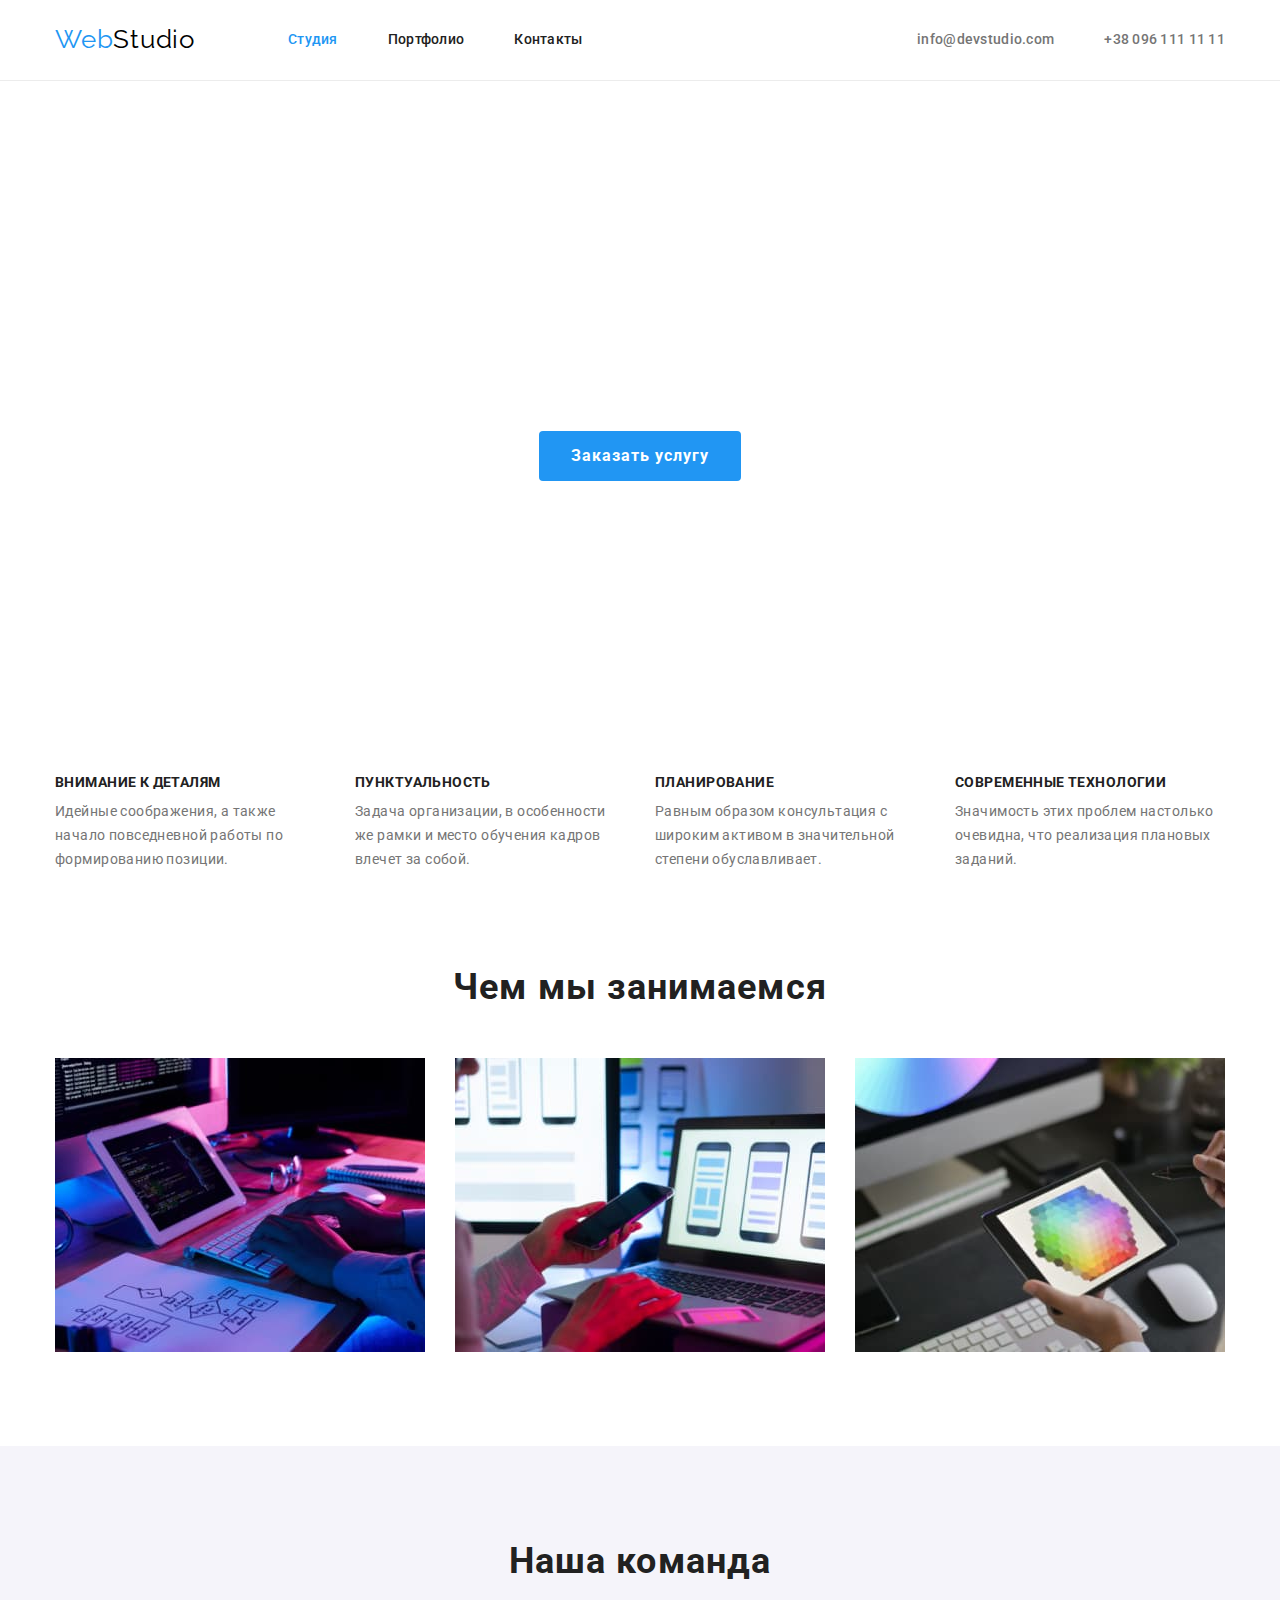
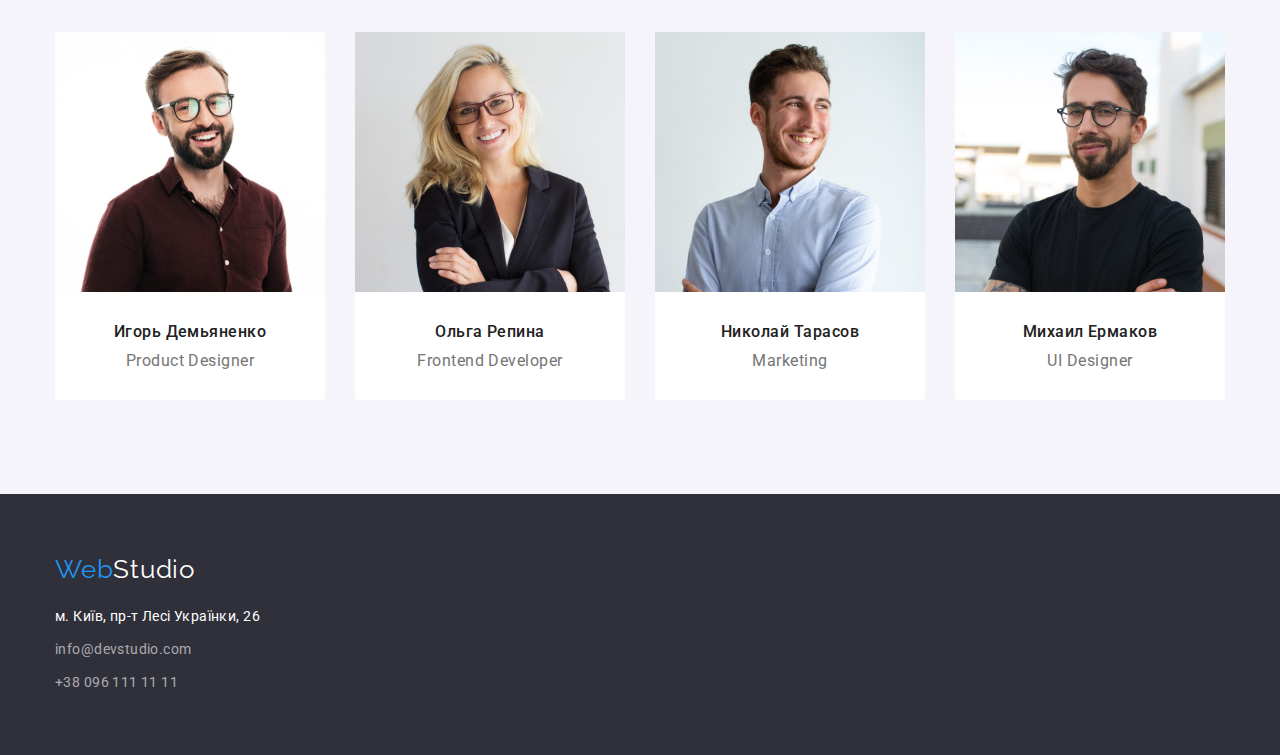
<file: index.html>
<!DOCTYPE html>
<html lang="ru">
<head>
    <meta charset="UTF-8">
    <meta http-equiv="X-UA-Compatible" content="IE=edge">
    <meta name="viewport" content="width=device-width, initial-scale=1.0">
    <title>Document</title>
    <link href="https://fonts.googleapis.com/css2?family=Raleway:wght@700&family=Roboto:wght@400;500;700;900&display=swap"
        rel="stylesheet">
    <link rel="stylesheet" href="https://cdnjs.cloudflare.com/ajax/libs/modern-normalize/1.1.0/modern-normalize.min.css">
    <link rel="stylesheet" href="./css/styles.css">
</head>

<body class="page">
    <!--Шапка-->
    <header class="page-header">
        <div class="container header">
            <a href="./index.html" class="logo">
                <span class="logo accent">Web</span><span class="logo primary">Studio</span>
            </a>
            
            <!--Навигация по сайту-->
            <nav>
                <ul class="site-nav list">
                    <li class="item"><a href="./index.html" class="link curent">Студия</a></li>
                    <li class="item"><a href="./portfolio.html" class="link">Портфолио</a></li>
                    <li class="item"><a href="" class="link">Контакты</a></li>
                </ul>
            </nav>
            
            <!--Почта, телефон-->
            <ul class="site-contact list">
                <li class="item"><a href="mailto:info@devstudio.com" class="link">info@devstudio.com</a></li>
                <li class="item"><a href="tel:+380961111111" class="link">+38 096 111 11 11</a></li>
            </ul>
        </div> 
    </header>

    <!--Основная часть страницы-->
    <main>
        <!--Заголовок и кнопка заказа-->
        <section class="section bgc">
            <div class="container paddings">
                <h1 class="section-title color">Эффективные решения для вашего бизнеса</h1>
                <button type="button" class="button primary">Заказать услугу</button>
            </div>
        </section>

        <!--Перечень преимуществ-->
        <section class="section features">
            <div class="container">
                <h2 class="section-title visually-hidden">Перечень преимуществ</h2>
                <ul class="feature-list list">
                    <li class="list-container">
                        <h3 class="title">Внимание к деталям</h3>
                        <p class="text">Идейные соображения, а также начало повседневной работы по формированию позиции.</p>
                    </li>
                    <li class="list-container">
                        <h3 class="title">Пунктуальность</h3>
                        <p class="text">Задача организации, в особенности же рамки и место обучения кадров влечет за собой.</p>
                    </li>
                    <li class="list-container">
                        <h3 class="title">Планирование</h3>
                        <p class="text">Равным образом консультация с широким активом в значительной степени обуславливает.</p>
                    </li>
                    <li class="list-container">
                        <h3 class="title">Современные технологии</h3>
                        <p class="text">Значимость этих проблем настолько очевидна, что реализация плановых заданий.</p>
                    </li>
                </ul>
            </div>
        </section>

        <!--Визуальное отображение видов работ-->
        <section class="jobs section">
            <div class="container">
                <h2 class="section-title">Чем мы занимаемся</h2>
                <ul class="types-of-jobs list">
                    <li><img src="./images/box1.jpg" alt="Рабочее место программиста: монитор, планшет, клавиатура. Набирает код"
                            width="370"></li>
                    <li><img src="./images/box2.jpg" alt="Человек сидит за ноутбуком и держит телефон в руке" width="370"></li>
                    <li><img src="./images/box3.jpg" alt="Человек держит планшет в руке на котором изображена палитра цветов"
                            width="370"></li>
                </ul>
            </div>
        </section>

        <!--Команда-->
        <section class="hero">
            <div class="container">
                <h2 class="hero-title">Наша команда</h2>
                <ul class="list">
                    <li>
                        <img src="./images/img1.jpg" alt="Парень в коричневой рубашке" width="270">
                        <div class="hero-container">
                            <h3 class="hero-name">Игорь Демьяненко</h3>
                            <p class="hero-text">Product Designer</p>
                        </div>
                    </li>
                
                    <li>
                        <img src="./images/img2.jpg" alt="Девушка в черном пиджаке" width="270">
                        <div class="hero-container">
                            <h3 class="hero-name">Ольга Репина</h3>
                            <p class="hero-text">Frontend Developer</p>
                        </div>
                    </li>
                
                    <li>
                        <img src="./images/img3.jpg" alt="Парень в белой рубашке" width="270">
                        <div class="hero-container">
                            <h3 class="hero-name">Николай Тарасов</h3>
                            <p class="hero-text">Marketing</p>
                        </div>
                    </li>
                
                    <li>
                        <img src="./images/img4.jpg" alt="Парень в черной футболке" width="270">
                        <div class="hero-container">
                            <h3 class="hero-name">Михаил Ермаков</h3>
                            <p class="hero-text">UI Designer</p>
                        </div>
                    </li>
                </ul>
            </div>
        </section>
    </main>

    <!--Адрес и контактные данные-->
    <footer class="address">
        <div class="container">
            <a href="./index.html">
                <span class="logo accent">Web</span><span class="logo secondary">Studio</span>
            </a>
            
            <address>
                <ul class="footer list">
                    <li>
                        <a href="https://goo.gl/maps/WnCSjLdnpwzuzcvMA" target="_blank" rel="noopener noreferrer" class="gps">м.
                            Київ, пр-т Лесі Українки,
                            26</a>
                    </li>
                    <li>
                        <a href="mailto:info@devstudio.com" class="mail link">info@devstudio.com</a>
                    </li>
                    <li>
                        <a href="tel:+380961111111" class=" tel link">+38 096 111 11 11</a>
                    </li>
                </ul>
            </address>
        </div>
    </footer>
</body>
</html>
</file>
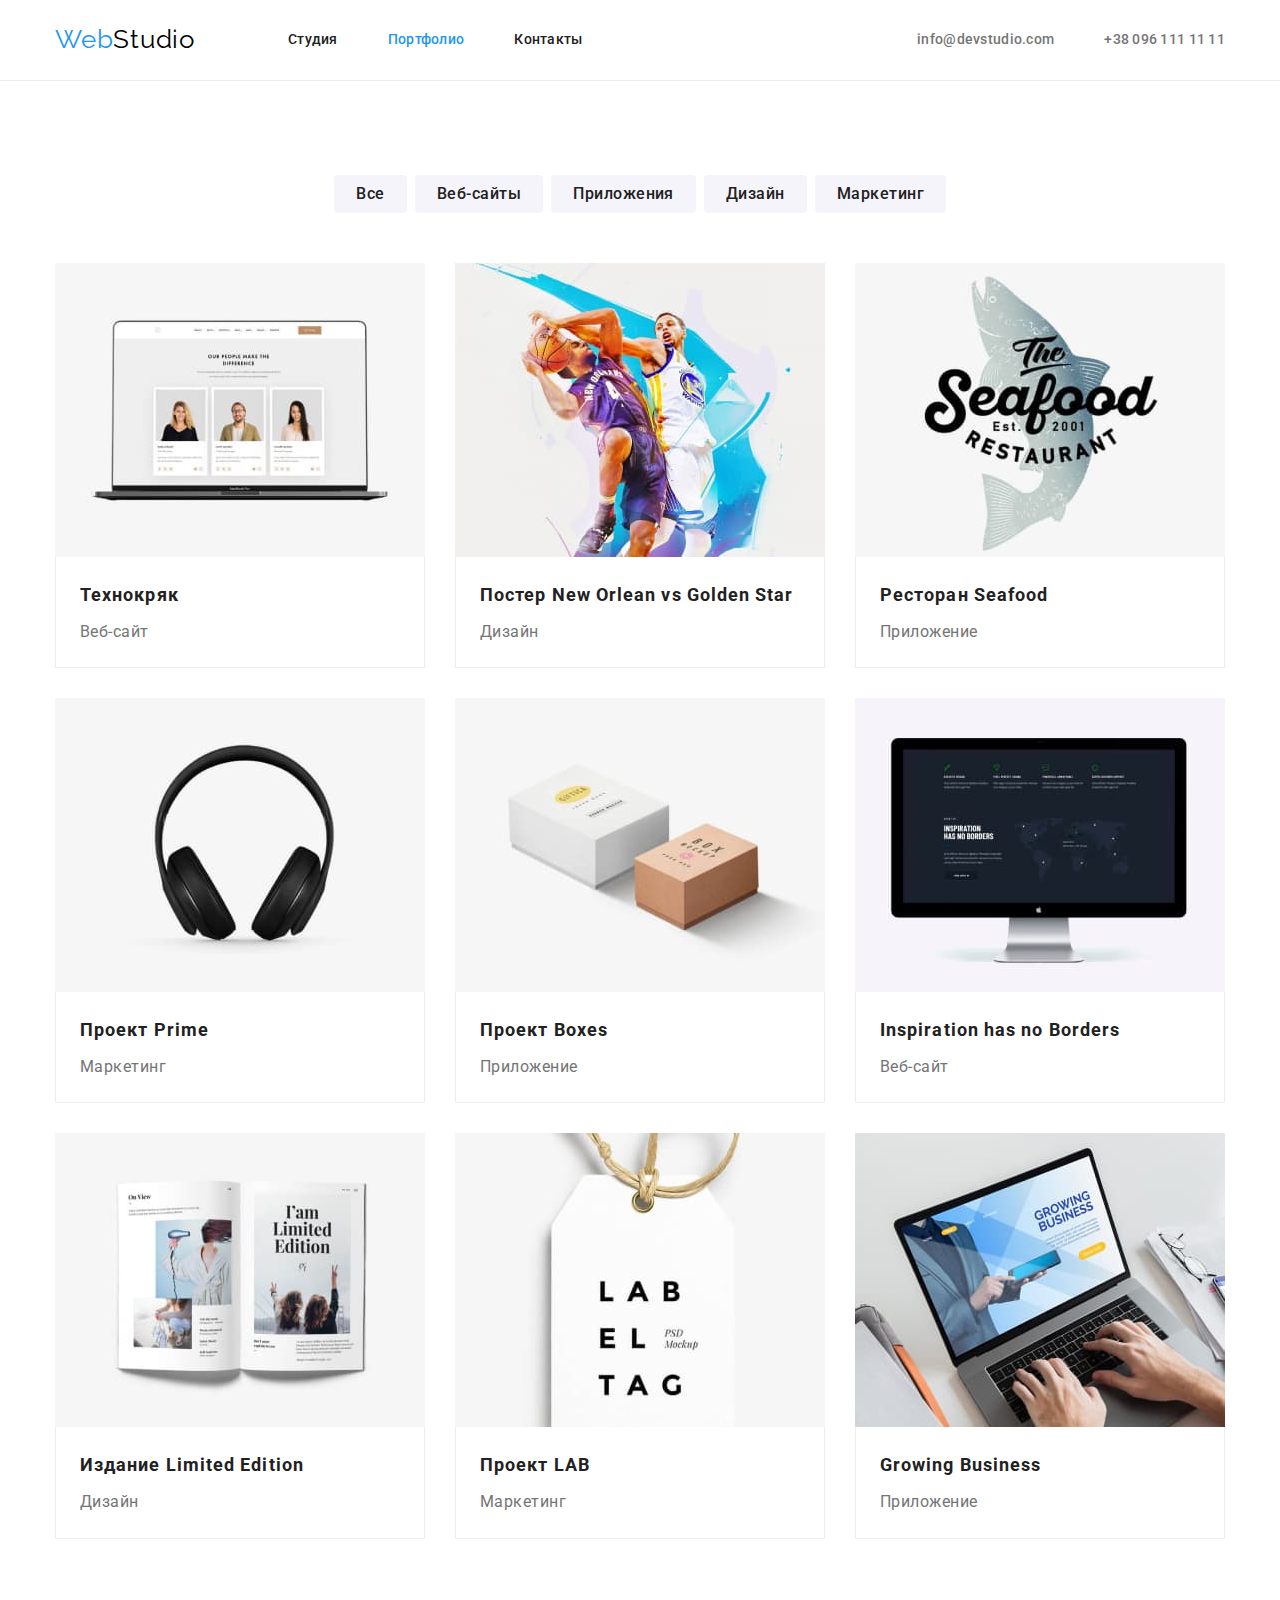
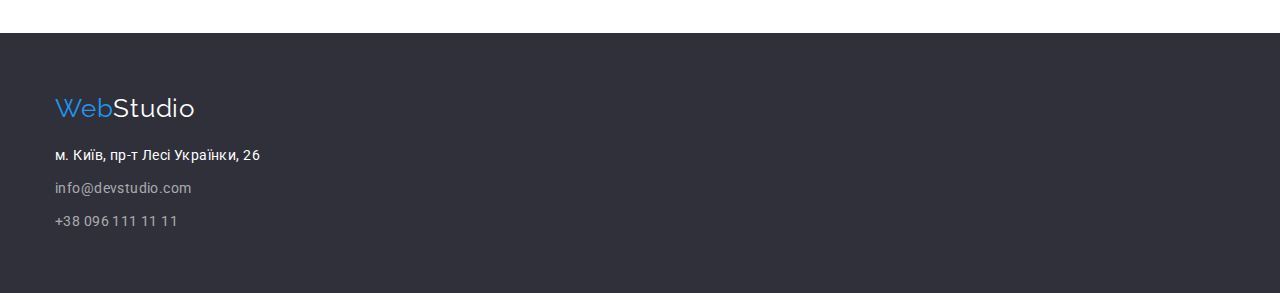
<file: portfolio.html>
<!DOCTYPE html>
<html lang="ru">
<head>
    <meta charset="UTF-8">
    <meta http-equiv="X-UA-Compatible" content="IE=edge">
    <meta name="viewport" content="width=device-width, initial-scale=1.0">
    <title>Document</title>
    <link href="https://fonts.googleapis.com/css2?family=Raleway:wght@700&family=Roboto:wght@400;500;700;900&display=swap"
        rel="stylesheet">
    <link rel="stylesheet" href="https://cdnjs.cloudflare.com/ajax/libs/modern-normalize/1.1.0/modern-normalize.min.css">
    <link rel="stylesheet" href="./css/styles.css">
</head>

<body class="page">
    <!--Шапка-->
    <header class="page-header section">
        <div class="container header">
            <a href="./index.html" class="logo">
                <span class="logo accent">Web</span><span class="logo primary">Studio</span>
            </a>
            
            <!--Навигация по сайту-->
            <nav>
                <ul class="site-nav list">
                    <li class="item"><a href="./index.html" class="link">Студия</a></li>
                    <li class="item"><a href="./portfolio.html" class="link curent">Портфолио</a></li>
                    <li class="item"><a href="" class="link">Контакты</a></li>
                </ul>
            </nav>
            
            <!--Почта, телефон-->
            <ul class="site-contact list">
                <li class="item"><a href="mailto:info@devstudio.com" class="link">info@devstudio.com</a></li>
                <li class="item"><a href="tel:+380961111111" class="link">+38 096 111 11 11</a></li>
            </ul>
        </div>
    </header>

    <main>
        <!-- Фильтр кнопок -->
        <section class="section filter">
            <div class="container">
                <h1 class="section-title visually-hidden">Фильтр кнопок</h1>
                <ul class="filter-list list">
                    <li class="item">
                        <button type="button" class="button secondary">Все</button>
                    </li>
                    <li class="item">
                        <button type="button" class="button secondary">Веб-сайты</button>
                    </li>
                    <li class="item">
                        <button type="button" class="button secondary">Приложения</button>
                    </li>
                    <li class="item">
                        <button type="button" class="button secondary">Дизайн</button>
                    </li>
                    <li class="item">
                        <button type="button" class="button secondary">Маркетинг</button>
                    </li>
                </ul>
                <ul class="filter-foto list">
                    <li class="product-border">
                        <img src="./images/img01.jpg" alt="Экран ноутбука" width="370">
                        <div class="product-container">
                            <h2 class="product">Технокряк</h2>
                            <p class="product-text">Веб-сайт</p>
                        </div>
                        </li>
                    <li class="product-border">
                        <img src="./images/img02.jpg" alt="Баскетболисты" width="370">
                        <div class="product-container">
                            <h2 class="product">Постер New Orlean vs Golden Star</h2>
                            <p class="product-text">Дизайн</p>
                        </div>
                        </li>
                    <li class="product-border">
                        <img src="./images/img03.jpg" alt="Лого ресторана" width="370">
                        <div class="product-container">
                            <h2 class="product">Ресторан Seafood</h2>
                            <p class="product-text">Приложение</p>
                        </div>
                        </li>
                    <li class="product-border">
                        <img src="./images/img04.jpg" alt="Наушники" width="370">
                        <div class="product-container">
                            <h2 class="product">Проект Prime</h2>
                            <p class="product-text">Маркетинг</p>
                        </div>
                        </li>
                    <li class="product-border">
                        <img src="./images/img05.jpg" alt="Две коробки" width="370">
                        <div class="product-container">
                            <h2 class="product">Проект Boxes</h2>
                            <p class="product-text">Приложение</p>
                        </div>
                        </li>
                    <li class="product-border">
                        <img src="./images/img06.jpg" alt="Экран монитора" width="370">
                        <div class="product-container">
                            <h2 class="product">Inspiration has no Borders</h2>
                            <p class="product-text">Веб-сайт</p>
                        </div>
                        </li>
                    <li class="product-border">
                        <img src="./images/img07.jpg" alt="Журнал" width="370">
                        <div class="product-container">
                            <h2 class="product">Издание Limited Edition</h2>
                            <p class="product-text">Дизайн</p>
                        </div>
                        </li>
                    <li class="product-border">
                        <img src="./images/img08.jpg" alt="Бирка" width="370">
                        <div class="product-container">
                            <h2 class="product">Проект LAB</h2>
                            <p class="product-text">Маркетинг</p>
                        </div>
                        </li>
                    <li class="product-border">
                        <img src="./images/img09.jpg" alt="Ноутбук" width="370">
                        <div class="product-container">
                            <h2 class="product">Growing Business</h2>
                            <p class="product-text">Приложение</p>
                        </div>
                        </li>
                </ul>
            </div>
        </section>
    </main>

    <footer class="address">
        <div class="container">
            <a href="./index.html">
                <span class="logo accent">Web</span><span class="logo secondary">Studio</span>
            </a>
            
            <address>
                <ul class="footer list">
                    <li>
                        <a href="https://goo.gl/maps/WnCSjLdnpwzuzcvMA" target="_blank" rel="noopener noreferrer" class="gps">м.
                            Київ, пр-т Лесі Українки,
                            26</a>
                    </li>
                    <li>
                        <a href="mailto:info@devstudio.com" class="mail link">info@devstudio.com</a>
                    </li>
                    <li>
                        <a href="tel:+380961111111" class="tel link">+38 096 111 11 11</a>
                    </li>
                </ul>
            </address>
        </div>
    </footer>
</body>
</html>
</file>
<file: css/styles.css>
:root {
  --primary-text-color: #757575;
  --title-text-color: #212121;
  --accent-color: #2196f3;
  --background-color: #2f303a;
  --white-text-color: #ffffff;
  --adrress-link-color: rgba(255, 255, 255, 0.6);
  --button-bgc: #f5f4fa;
  --logo-color-primary: #000000;
  --border-color: #eeeeee;
  --header-border-color: #ececec;
}

body {
  color: var(--primary-text-color);

  font-family: Roboto, sans-serif;
}

h1,
h2,
h3,
h4,
p {
  margin: 0;
}

ul,
ol {
  padding-left: 0;
  margin: 0;
}

button {
  cursor: pointer;
}

img {
  display: block;
  max-width: 100%;
  height: auto;
}

a {
  text-decoration: none;
}

.visually-hidden {
  position: absolute;
  width: 1px;
  height: 1px;
  margin: -1px;
  border: 0;
  padding: 0;

  white-space: nowrap;
  clip-path: inset(100%);
  clip: rect(0 0 0 0);
  overflow: hidden;
}

/* ------------LOGO-------------- */

.logo.accent {
  color: var(--accent-color);

  font-family: Raleway, sans-serif;
  font-size: 26px;
  line-height: 1.19;
  letter-spacing: 0.03em;
}

.logo.primary {
  color: var(--logo-color-primary);

  font-family: Raleway, sans-serif;
  font-size: 26px;
  line-height: 1.19;
  letter-spacing: 0.03em;
}

.logo.secondary {
  color: var(--white-text-color);

  font-family: Raleway, sans-serif;
  font-size: 26px;
  line-height: 1.19;
  letter-spacing: 0.03em;
}

.list {
  list-style: none;
}

/*------------HEADER--------------*/

.page-header {
  padding-top: 24px;
  padding-bottom: 25px;

  border-bottom: 1px solid var(--header-border-color);
}

.container.header {
  display: flex;
  align-items: center;
}

/*------------SITE-NAV--------------*/

.site-nav {
  display: flex;
  margin-left: 93px;
}

.site-nav .item + .item {
  margin-left: 50px;
}

.site-nav .link {
  color: var(--title-text-color);
  font-weight: 500;
  font-size: 14px;
  line-height: 1.14;
  letter-spacing: 0.02em;
}

.site-nav .link.curent {
  color: var(--accent-color);
}

/*---------SITE-CONTACT----------*/

.site-contact {
  display: flex;
  margin-left: auto;
}

.site-contact .item + .item {
  margin-left: 50px;
}

.site-contact .link {
  color: var(--primary-text-color);

  font-weight: 500;
  font-size: 14px;
  line-height: 1.14;
  letter-spacing: 0.02em;
}

.site-contact .link:hover,
.site-contact .link:focus {
  color: var(--accent-color);
}

.site-nav .link:hover,
.site-nav .link:focus {
  color: var(--accent-color);
}

/*----------SECTION------------*/

/* .section {
  margin-bottom: 94px;
} */

.paddings {
  padding-top: 200px;
  padding-bottom: 200px;
}

/* ------CONTAINER------ */

.container {
  margin-left: auto;
  margin-right: auto;
  width: 1200px;
  padding-left: 15px;
  padding-right: 15px;
  /* outline: 2px solid tomato; */
}

/* .hero .container {
   */
}

.section.bgc {
  background-color: var(--background-color);
  text-align: center;
}

.section-title.color {
  color: var(--white-text-color);

  font-weight: 900;
  font-size: 44px;
  line-height: 1.36;
  text-align: center;
  letter-spacing: 0.06em;
  text-transform: uppercase;

  display: inline-block;
  margin-bottom: 30px;
  max-width: 696px;
}
.section-title {
  margin-top: 0;
  margin-bottom: 50px;
  color: var(--title-text-color);

  font-weight: 700;
  font-size: 36px;
  line-height: 1.17;
  text-align: center;
  letter-spacing: 0.03em;
}

.section.features {
  padding-top: 94px;
  padding-bottom: 94px;
}

/*------------HERO--------------*/

.hero {
  background-color: var(--button-bgc);
  padding-bottom: 94px;
  padding-top: 94px;
}

.hero-title {
  color: var(--title-text-color);

  font-weight: 700;
  font-size: 36px;
  line-height: 1.17;
  text-align: center;
  letter-spacing: 0.03em;

  margin-bottom: 50px;
}

.hero-name {
  color: var(--title-text-color);

  font-weight: 500;
  font-size: 16px;
  line-height: 1.19;
  text-align: center;
  letter-spacing: 0.03em;
  margin-bottom: 10px;
}

.hero-text {
  font-weight: 400;
  font-size: 16px;
  line-height: 1.19;
  text-align: center;
  letter-spacing: 0.03em;
}

.hero-container {
  padding-top: 30px;
  padding-bottom: 30px;
  border-radius: 0px 0px 4px 4px;

  background-color: var(--white-text-color);
}

/*----------FEATURES------------*/

.feature-list {
  display: flex;
  justify-content: space-between;
}

.feature-list .title {
  color: var(--title-text-color);

  font-weight: 700;
  font-size: 14px;
  line-height: 1.12;
  letter-spacing: 0.03em;
  text-transform: uppercase;
}

.feature-list .text {
  font-weight: 400;
  font-size: 14px;
  line-height: 1.71;
  letter-spacing: 0.03em;
}

.list-container {
  width: 270px;
}

.title {
  margin-bottom: 10px;
}

/* --------types-of-jobs-------- */

.jobs {
  padding-bottom: 94px;
}

.types-of-jobs {
  display: flex;
  justify-content: space-between;
}

/* ---------TEAM------------- */

.hero .list {
  display: flex;
  justify-content: space-between;
}

/*----------FOOTER------------*/

.address {
  background-color: var(--background-color);

  padding-top: 60px;
  padding-bottom: 60px;
}

.footer.list {
  font-style: normal;
  font-weight: 400;
  font-size: 14px;
  line-height: 1.71;
  letter-spacing: 0.03em;

  margin-top: 20px;
}

.address .gps {
  color: var(--white-text-color);
}

.address .link {
  color: var(--adrress-link-color);
}

.address .link:hover,
.address .link:focus {
  color: var(--accent-color);
}

.mail,
.tel {
  display: inline-block;
  margin-top: 9px;
}

/*----------BUTTON------------*/

.button {
  color: var(--title-text-color);
  background-color: var(--white-text-color);

  font-family: inherit;

  display: inline-block;

  border: transparent;
}

.button.primary {
  color: var(--white-text-color);
  background-color: var(--accent-color);

  font-weight: 700;
  font-size: 16px;
  line-height: 1.88;
  display: flex;
  align-items: center;
  text-align: center;
  letter-spacing: 0.06em;

  cursor: pointer;
  margin: 0 auto;
  border-radius: 4px;
  padding: 10px 32px;
  min-width: 200;
}

.button.secondary {
  color: var(--title-text-color);
  background-color: var(--button-bgc);

  font-weight: 500;
  font-size: 16px;
  line-height: 1.63;
  text-align: center;
  letter-spacing: 0.03em;

  cursor: pointer;
  border-radius: 4px;
  padding: 6px 22px;
  min-width: 73px;
}

.button.secondary:hover,
.button.secondary:focus {
  color: var(--white-text-color);
  background-color: var(--accent-color);
}

/*----------PRODUCTS------------*/

.filter {
  padding-top: 94px;
  padding-bottom: 94px;
}

.product {
  color: var(--title-text-color);

  font-weight: 700;
  font-size: 18px;
  line-height: 2;
  letter-spacing: 0.06em;

  margin-bottom: 4px;
}

.product-text {
  font-weight: 400;
  font-size: 16px;
  line-height: 1.89;
  letter-spacing: 0.03em;
}

.filter-list .item + .item {
  margin-left: 8px;
}

.filter-list {
  display: flex;
  justify-content: center;
  margin-bottom: 50px;
}

.filter-foto {
  display: flex;
  flex-wrap: wrap;
  justify-content: space-between;
}

.product-border:nth-child(n + 4) {
  margin-top: 30px;
}

.product-container {
  padding: 20px 24px;

  width: 370px;

  border-left: 1px solid var(--border-color);
  border-right: 1px solid var(--border-color);
  border-bottom: 1px solid var(--border-color);
}
</file>
